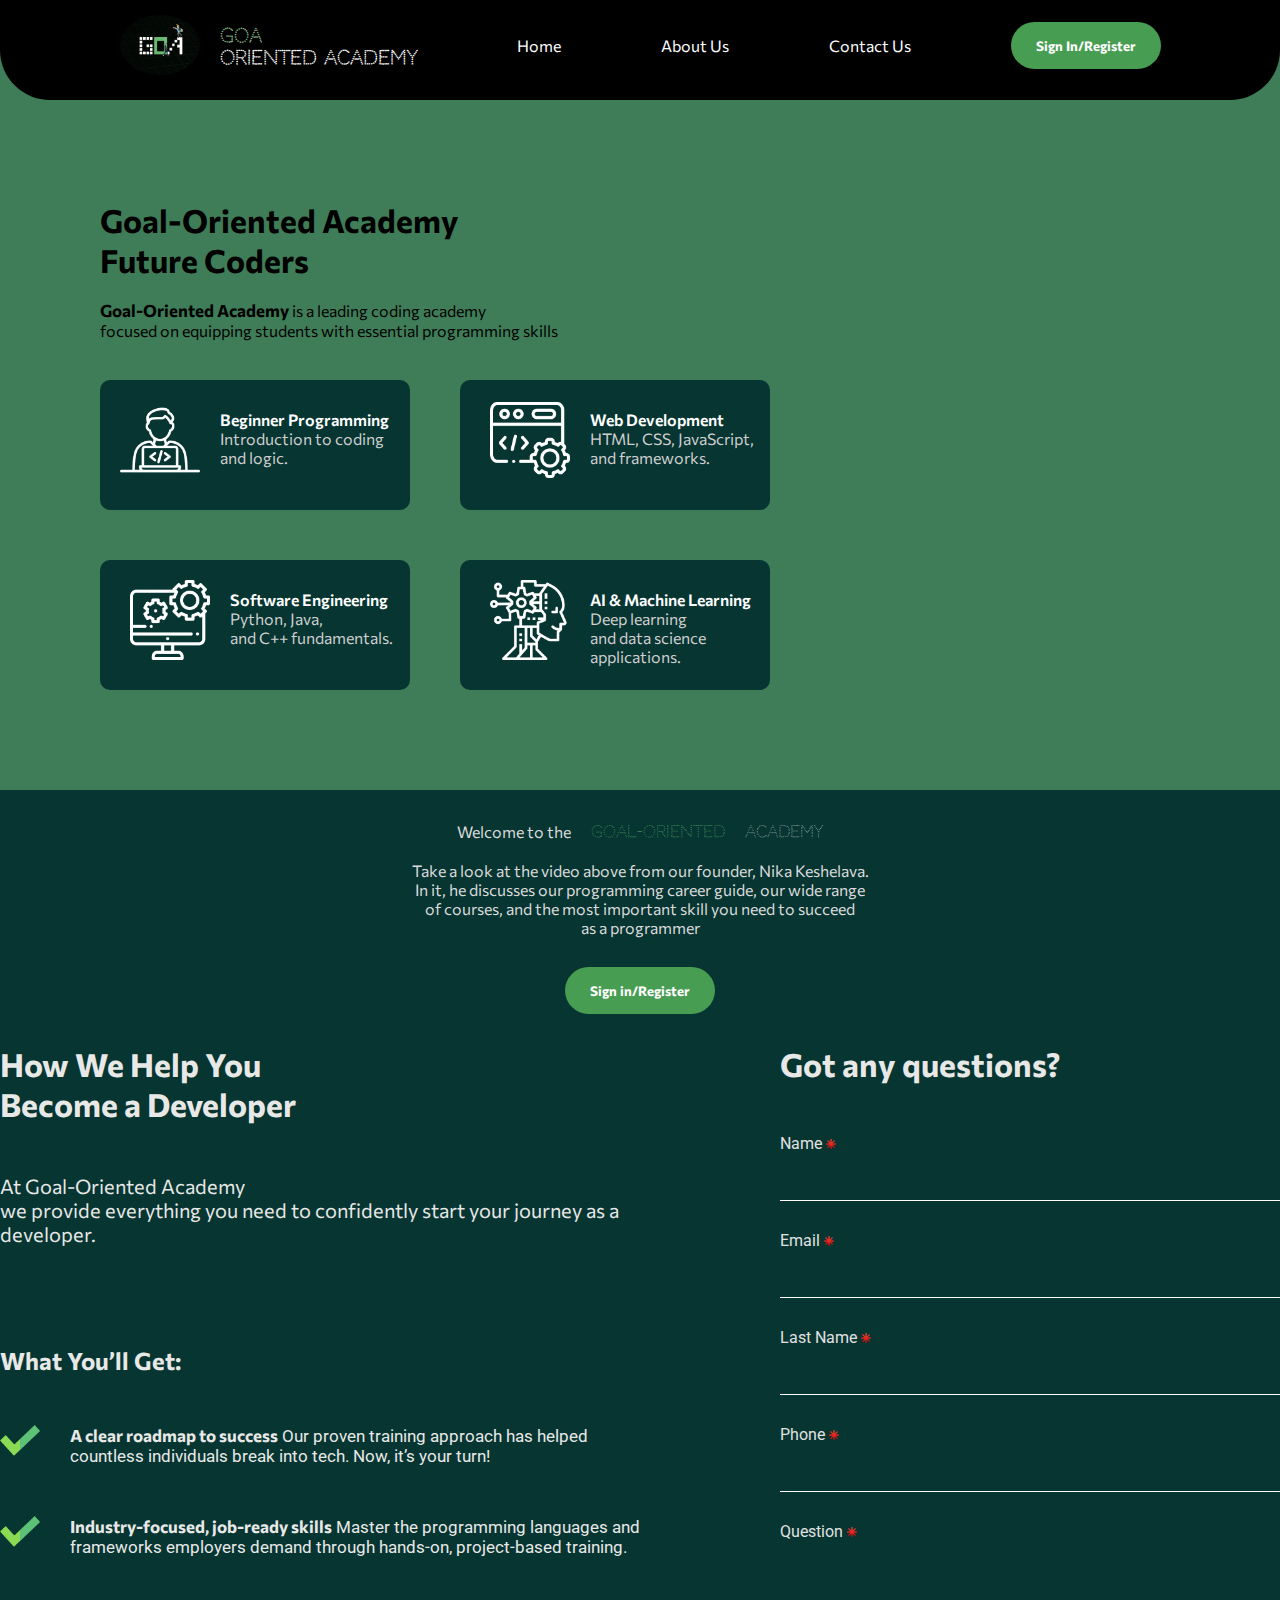
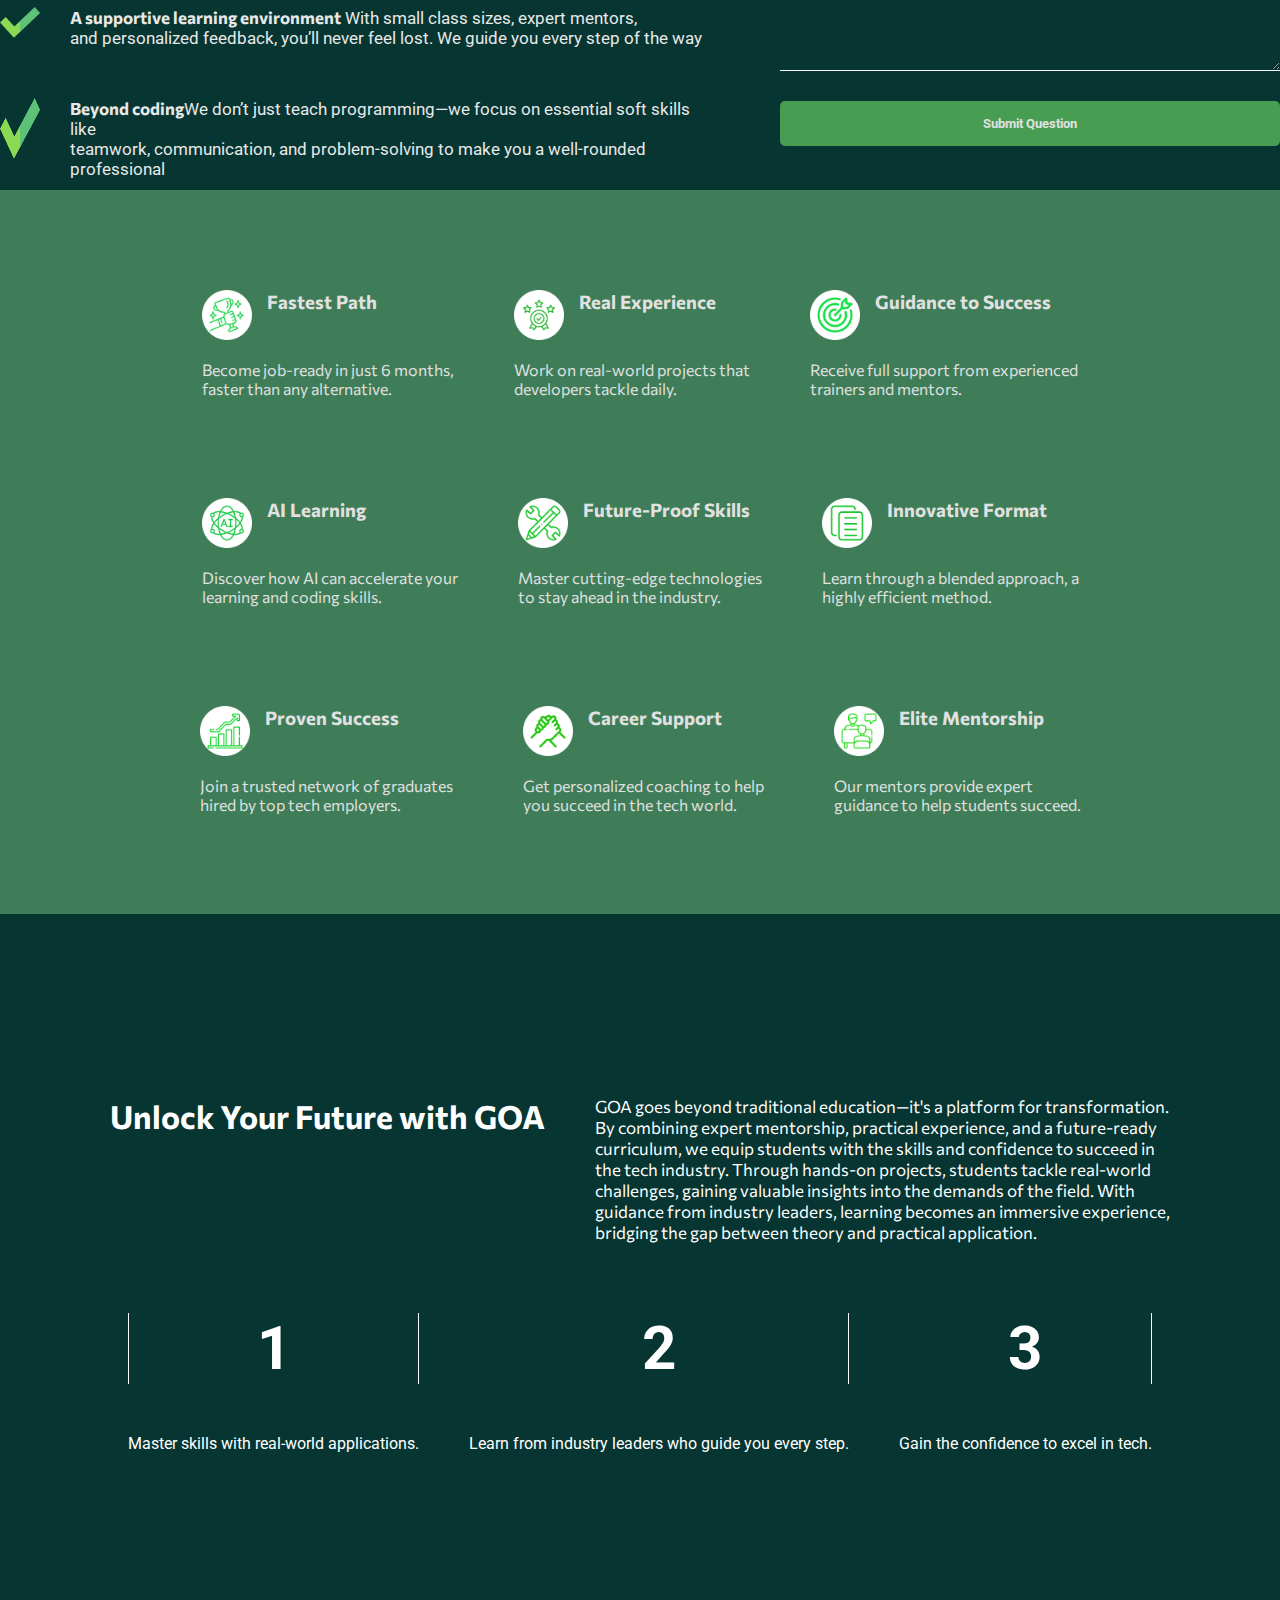
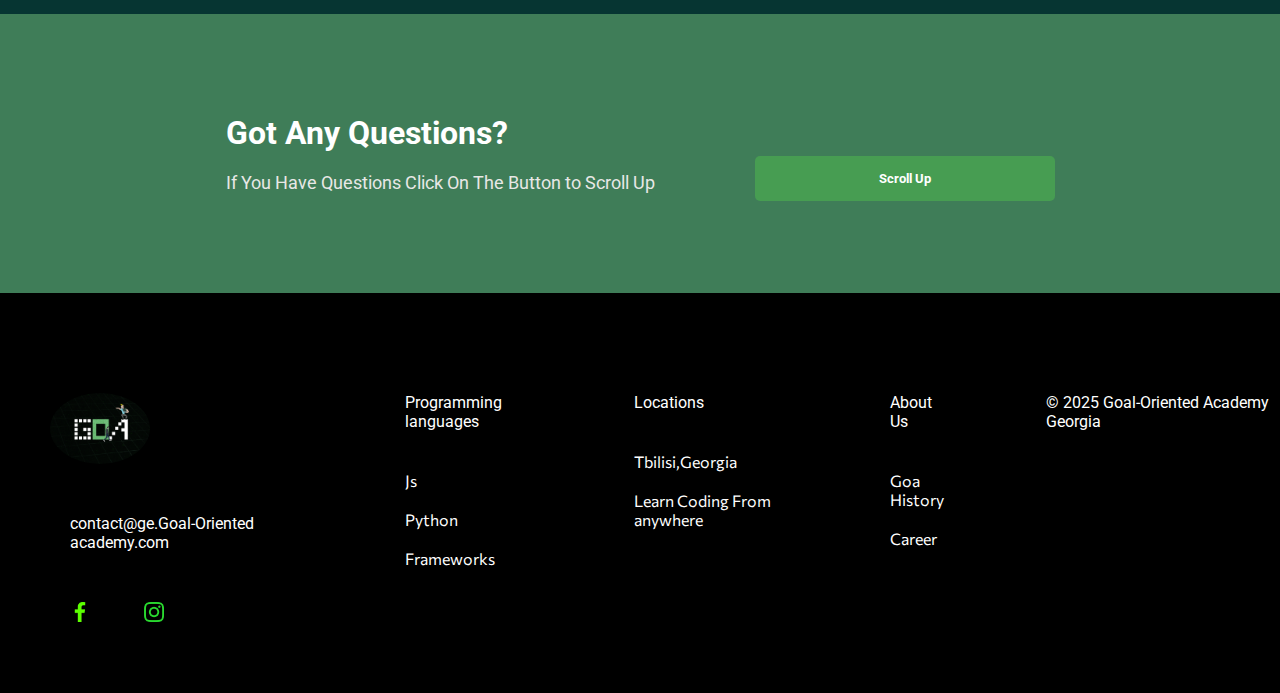
<file: index.html>
<!DOCTYPE html>
<html lang="en">
<head>
    <meta charset="UTF-8">
    <meta name="viewport" content="width=device-width, initial-scale=1.0">
    <title>Goal-Oriented Academy</title>
    <link rel="icon" href="Images/Goa.jpg">
    <link rel="stylesheet" href="style.css">
</head>
<body>
    <header>
        <div class="navigation-div">
            <div class="logo">
                <img src="Images/Goa.jpg" class="img1">
                <h3 class="h3-1"><span>Goa</span><br>Oriented Academy</h3>
            </div>
            <nav>
                <a class="mainA" href="#">Home</a>
                <a class="mainA" href="index1.html">About Us</a>
                <a class="mainA" href="index2.html">Contact Us</a>
            </nav>
            <div class="button-div">
                <button class="btn1">Sign In/Register</button>
            </div>
        </div>
    </header>
    <main>
        <div class="main-info">
            <div class="info-div">
                <h1 class="h1-1">Goal-Oriented Academy <br>Future Coders</h1>
                <p class="paragraph1"><span>Goal-Oriented Academy </span>is a leading coding academy<br> focused on equipping students with essential programming skills</p>
                <div class="four-div">
                    <div class="firstHalf-div">
                        <div class="coloredInfo">
                            <div class="programmerImg">
                                <img src="Images/programmer.png" class="img2">
                            </div>
                            <div class="beginner-div-text">
                                <p class="paragraph2"><span>Beginner Programming</span><br>Introduction to coding<br> and logic.</p>
                            </div>
                        </div>
                        <div class="secondColoredInfo">
                            <div class="web-development">
                                <img src="Images/coding (1).png" class="img2">
                                <div class="coding-div-text">
                                    <p class="paragraph2"><span>Web Development</span><br>HTML, CSS, JavaScript,<br> and frameworks.</p>
                                </div>
                            </div>
                        </div>
                    </div>
                    <div class="secondHalf-div">
                        <div class="software">
                            <div class="softwareEngenneering">
                                <img src="Images/computer.png" class="img2">
                                <div class="softwareEngenneering-text">
                                    <p class="paragraph2"><span>Software Engineering</span><br>Python, Java,<br> and C++ fundamentals.</p>
                                </div>
                            </div>
                        </div>
                        <div class="ai">
                            <div class="ai-img">
                                <img src="Images/ai.png" class="img2">
                                <div class="ai-text">
                                    <p class="paragraph2"><span>AI & Machine Learning</span><br>Deep learning<br> and data science applications.</p>
                                </div>
                            </div>
                        </div>
                    </div>
                </div>
            </div>
            <div class="video">
                <iframe width="700" height="400" src="https://www.youtube.com/embed/6pu26uxjyFw" frameborder="0" allowfullscreen></iframe>
            </div>
        </div>
        <div class="info">
            <div class="miniInfo">
                <p class="paragraph3">Welcome to the <span class="span1">Goal-Oriented</span> <span class="span2">Academy</span></p>
                <p class="paragraph4">Take a look at the video above from our founder, Nika Keshelava.<br>
                In it, he discusses our programming career guide, our wide range<br> of courses,
                and the most important skill you need to succeed<br> as a programmer</p>
                <div class="btn-div">
                    <button class="btn1">Sign in/Register</button>
                </div>
            </div>
            <div class="miniInfo2">
                <div class="miniInfo2-1">
                    <h1 class="h1-2">How We Help You<br> Become a Developer</h1>
                    <p class="paragraph5">At Goal-Oriented Academy <br> we provide everything you need to confidently start your journey as a developer.</p>
                    <h2 class="h2-1">What You’ll Get:</h2>
                    <div class="checkMain">
                        <div class="check1">
                            <img src="Images/check (1).png" class="check">
                            <p class="paragraph6"><span>A clear roadmap to success</span> Our proven training approach has helped<br> countless individuals break into tech. Now, it’s your turn!</p>
                        </div>
                        <div class="check1">
                            <img src="Images/check (1).png" class="check">
                            <p class="paragraph6"><span>Industry-focused, job-ready skills</span> Master the programming languages and<br> frameworks employers demand through hands-on, project-based training.</p>
                        </div>
                        <div class="check1">
                            <img src="Images/check (1).png" class="check">
                            <p class="paragraph6"><span>A supportive learning environment</span> With small class sizes, expert mentors,<br> and personalized feedback, you’ll never feel lost. We guide you every step of the way</p>
                        </div>
                        <div class="check1">
                            <img src="Images/check (1).png" class="check">
                            <p class="paragraph6"><span>Beyond coding</span>We don’t just teach programming—we focus on essential soft skills like<br> teamwork, communication, and problem-solving to make you a well-rounded professional</p>
                        </div>
                    </div>
                </div>
                <div class="miniInfo2-2">
                    <h1 class="h1-2">Got any questions?</h1>
                    <form>
                        <div class="label">
                            <label for="i1">Name</label>
                            <img src="Images/asterisk.png" class="asterisk">
                        </div>
                        <input id="i1" type="name" name="firstName" required>
                        <div class="label">
                            <label for="i2">Email</label>
                            <img src="Images/asterisk.png" class="asterisk">
                        </div>
                        <input id="i2" type="email" name="email" required>
                        <div class="label">
                            <label for="i3">Last Name</label>
                            <img src="Images/asterisk.png" class="asterisk">
                        </div>
                        <input id="i3" type="text" name="name" required>
                        <div class="label">
                            <label for="i4">Phone</label>
                            <img src="Images/asterisk.png" class="asterisk">
                        </div>
                        <input id="i4" type="number" name="number" required>
                        <div class="label">
                            <label for="i5">Question</label>
                            <img src="Images/asterisk.png" class="asterisk">
                        </div>
                        <textarea id="i5" name="question"></textarea>
                        <button class="btn2">Submit Question</button>
                    </form>
                </div>
            </div>
        </div>
        <div class="aboutGoa">
            <div class="firstRow">
                <div class="path">
                    <div class="image">
                        <img src="Images/success (4).png" class="img4">
                        <h3 class="h3-2">Fastest Path</h3>
                    </div>
                    <p class="paragraph7">Become job-ready in just 6 months,<br> faster than any alternative.</p>
                </div>
                <div class="experience">
                    <div class="image">
                        <img src="Images/quality.png" class="img4">
                        <h3 class="h3-2">Real Experience</h3>
                    </div>
                    <p class="paragraph7">Work on real-world projects that<br> developers tackle daily.</p>
                </div>
                <div class="success">
                    <div class="image">
                        <img src="Images/target (3).png" class="img4">
                        <h3 class="h3-2">Guidance to Success</h3>
                    </div>
                    <p class="paragraph7">Receive full support from experienced<br> trainers and mentors.</p>
                </div>
            </div>
            <div class="secondRow">
                <div class="aiDiv">
                    <div class="image">
                        <img src="Images/artificial-intelligence.png" class="img4">
                        <h3 class="h3-2">AI Learning</h3>
                    </div>
                    <p class="paragraph7">Discover how AI can accelerate  your <br> learning and coding skills.</p>
                </div>
                <div class="skills">
                    <div class="image">
                        <img src="Images/pencil.png" class="img4">
                        <h3 class="h3-2">Future-Proof Skills</h3>
                    </div>
                    <p class="paragraph7">Master cutting-edge technologies<br> to stay ahead in the industry.</p>
                </div>
                <div class="format">
                    <div class="image">
                        <img src="Images/copy.png" class="img4">
                        <h3 class="h3-2">Innovative Format</h3>
                    </div>
                    <p class="paragraph7">Learn through a blended approach, a <br>highly efficient method.</p>
                </div>
            </div>
            <div class="thirdRow">
                <div class="targetDiv">
                    <div class="image">
                        <img src="Images/growth.png" class="img4">
                        <h3 class="h3-2"> Proven Success</h3>
                    </div>
                    <p class="paragraph7">Join a trusted network of graduates<br> hired by top tech employers.</p>
                </div>
                <div class="supportDiv">
                    <div class="image">
                        <img src="Images/collaboration.png" class="img4">
                        <h3 class="h3-2">Career Support</h3>
                    </div>
                    <p class="paragraph7">Get personalized coaching to help <br> you succeed in the tech world.</p>
                </div>
                <div class="mentorShipDiv">
                    <div class="image">
                        <img src="Images/discussion.png" class="img4">
                        <h3 class="h3-2">Elite Mentorship</h3>
                    </div>
                    <p class="paragraph7">Our mentors provide expert<br> guidance to help students succeed.</p>
                </div>
            </div>
        </div>
        <div class="infoInImage">
            <!-- <img src="Images/colors.png" class="imageInfo"> -->
            <div class="infoImage">
                <h1 class="h1-3">Unlock Your Future with GOA</h1>
                <p class="paragraph8">GOA goes beyond traditional education—it's a platform for transformation.<br> By combining expert mentorship, practical experience, and a future-ready<br> curriculum, we equip students with the skills and confidence to succeed in<br> the tech industry.
                Through hands-on projects, students tackle real-world<br> challenges, gaining valuable insights into the demands of the field. With<br> guidance from industry leaders, learning becomes an immersive experience,<br> bridging the gap between theory and practical application.</p>
            </div>
            <div class="three">
                <div class="firstInfo">
                    <h1 class="h1-4">1</h1>
                    <p class="paragraph9">Master skills with real-world applications.</p>
                </div>
                <div class="secondInfo">
                    <h1 class="h1-5">2</h1>
                    <p class="paragraph9">Learn from industry leaders who guide you every step.</p>
                </div>
                <div class="thirdInfo">
                    <h1 class="h1-5">3</h1>
                    <p class="paragraph9">Gain the confidence to excel in tech.</p>
                </div>
            </div>
            <!-- <div class="goal">
                <img src="Images/goal.png" class="goalImg">
            </div> -->
        </div>
        <div class="questions">
            <div class="questionInfo">
                <h1 class="h1-6">Got Any Questions?</h1>
                <p class="paragraph10">If You Have Questions Click On The Button to Scroll Up</p>
            </div>
            <div class="btnDiv2">
                <button class="btn3">Scroll Up</button>
            </div>
        </div>
        <div class="footerDiv">
            <div class="logo-Div">
                <img src="Images/Goa.jpg" class="img5">
                <div class="email-div">
                    <p class="paragraph11">contact@ge.Goal-Oriented academy.com</p>
                </div>
                <div class="icons">
                    <a class="a2" href="https://www.facebook.com/nika11keshelava" target="_blank">
                        <img src="Images/facebook-app-symbol (2).png" class="facebook">
                    </a>
                    <a class="a2" href="https://www.instagram.com/goal_oriented_academy__goa" target="_blank">
                        <img src="Images/instagram (3).png" class="instagram">
                    </a>
                </div>
            </div>
            <div class="programs">
                <p class="paragraph12">Programming languages</p>
                <a class="a1" href="#">Js</a>
                <a class="a1" href="#">Python</a>
                <a class="a1" href="#">Frameworks</a>
            </div>
            <div class="location">
                <p class="paragraph12">Locations</p>
                <a class="a1" href="#">Tbilisi,Georgia</a>
                <a class="a1" href="#">Learn Coding From anywhere</a>
            </div>
            <div class="aboutUs">
                <p class="paragraph12">About Us</p>
                <a class="a1" href="#">Goa History</a>
                <a class="a1" href="#">Career</a>
            </div>
            <p class="copyright">&copy 2025 Goal-Oriented Academy Georgia</p>
        </div>
    </main>
    <script src="script.js"></script>
</body>
</html>
</file>
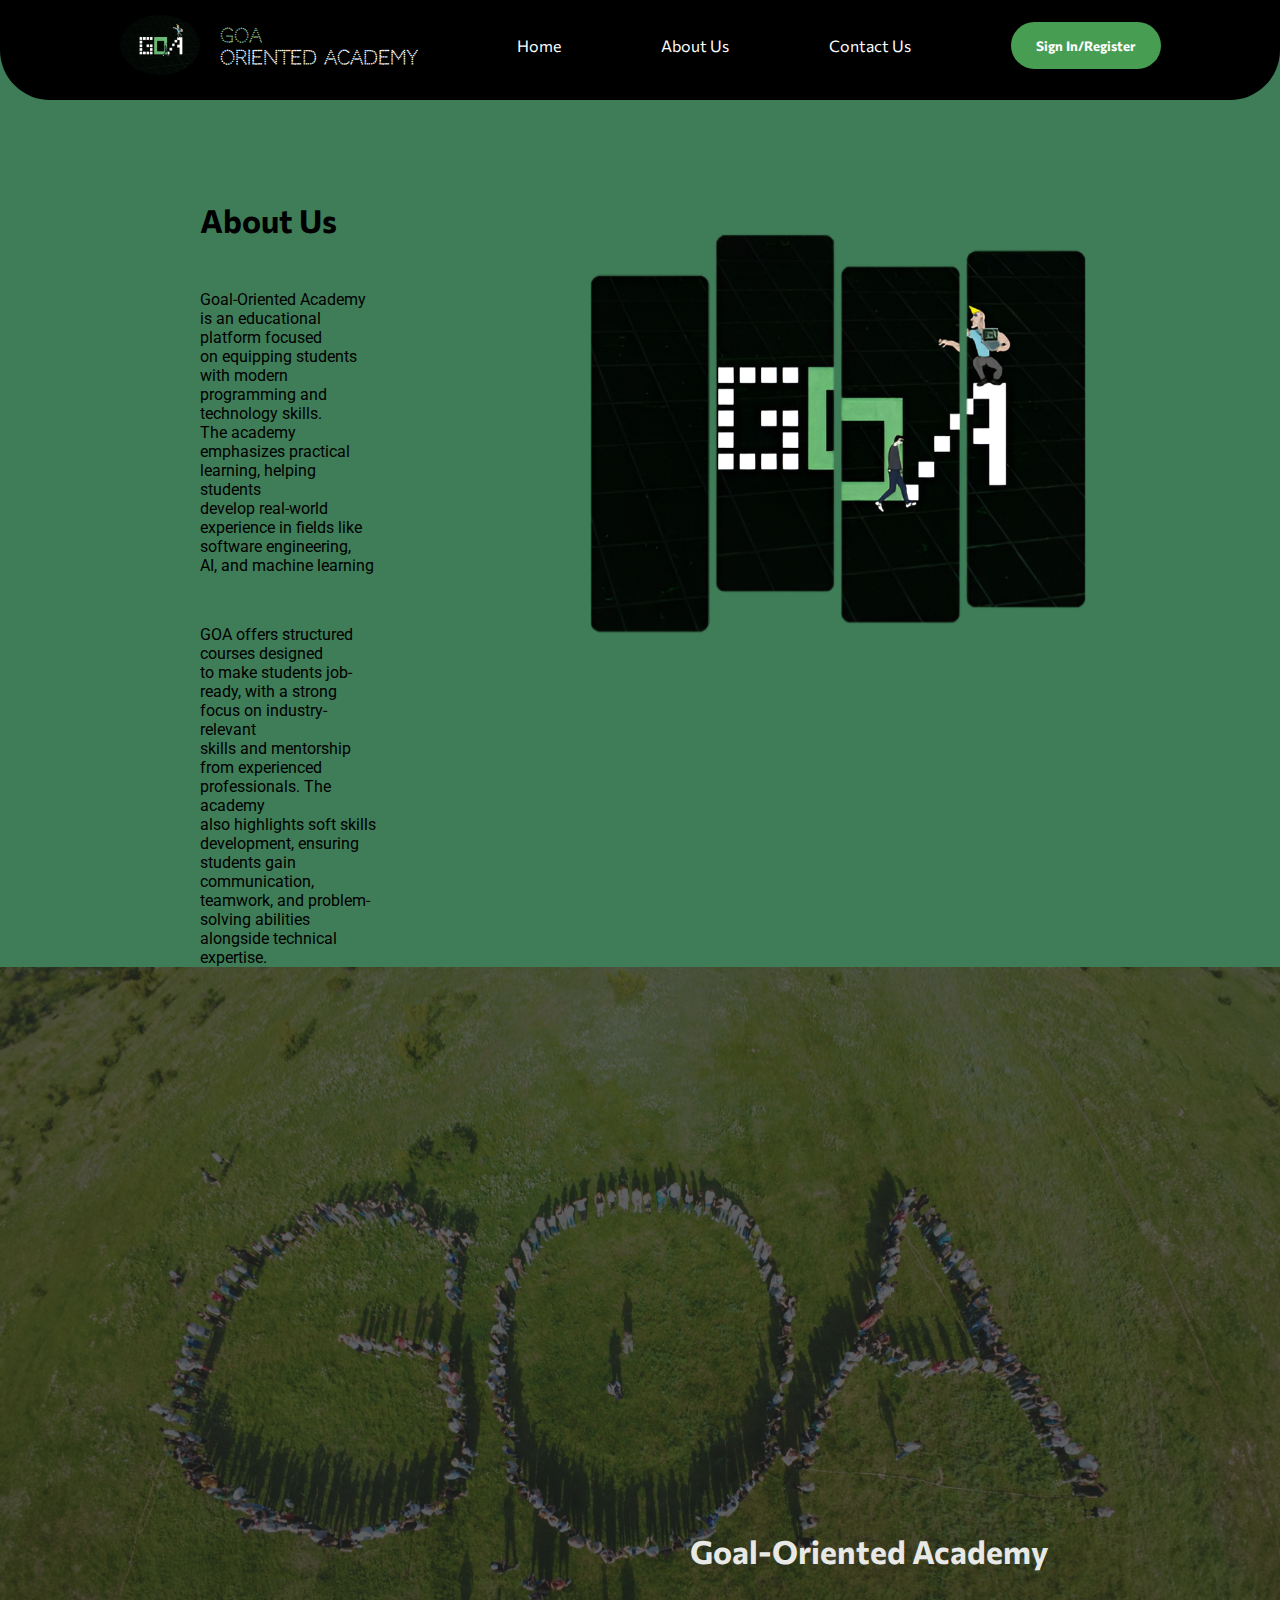
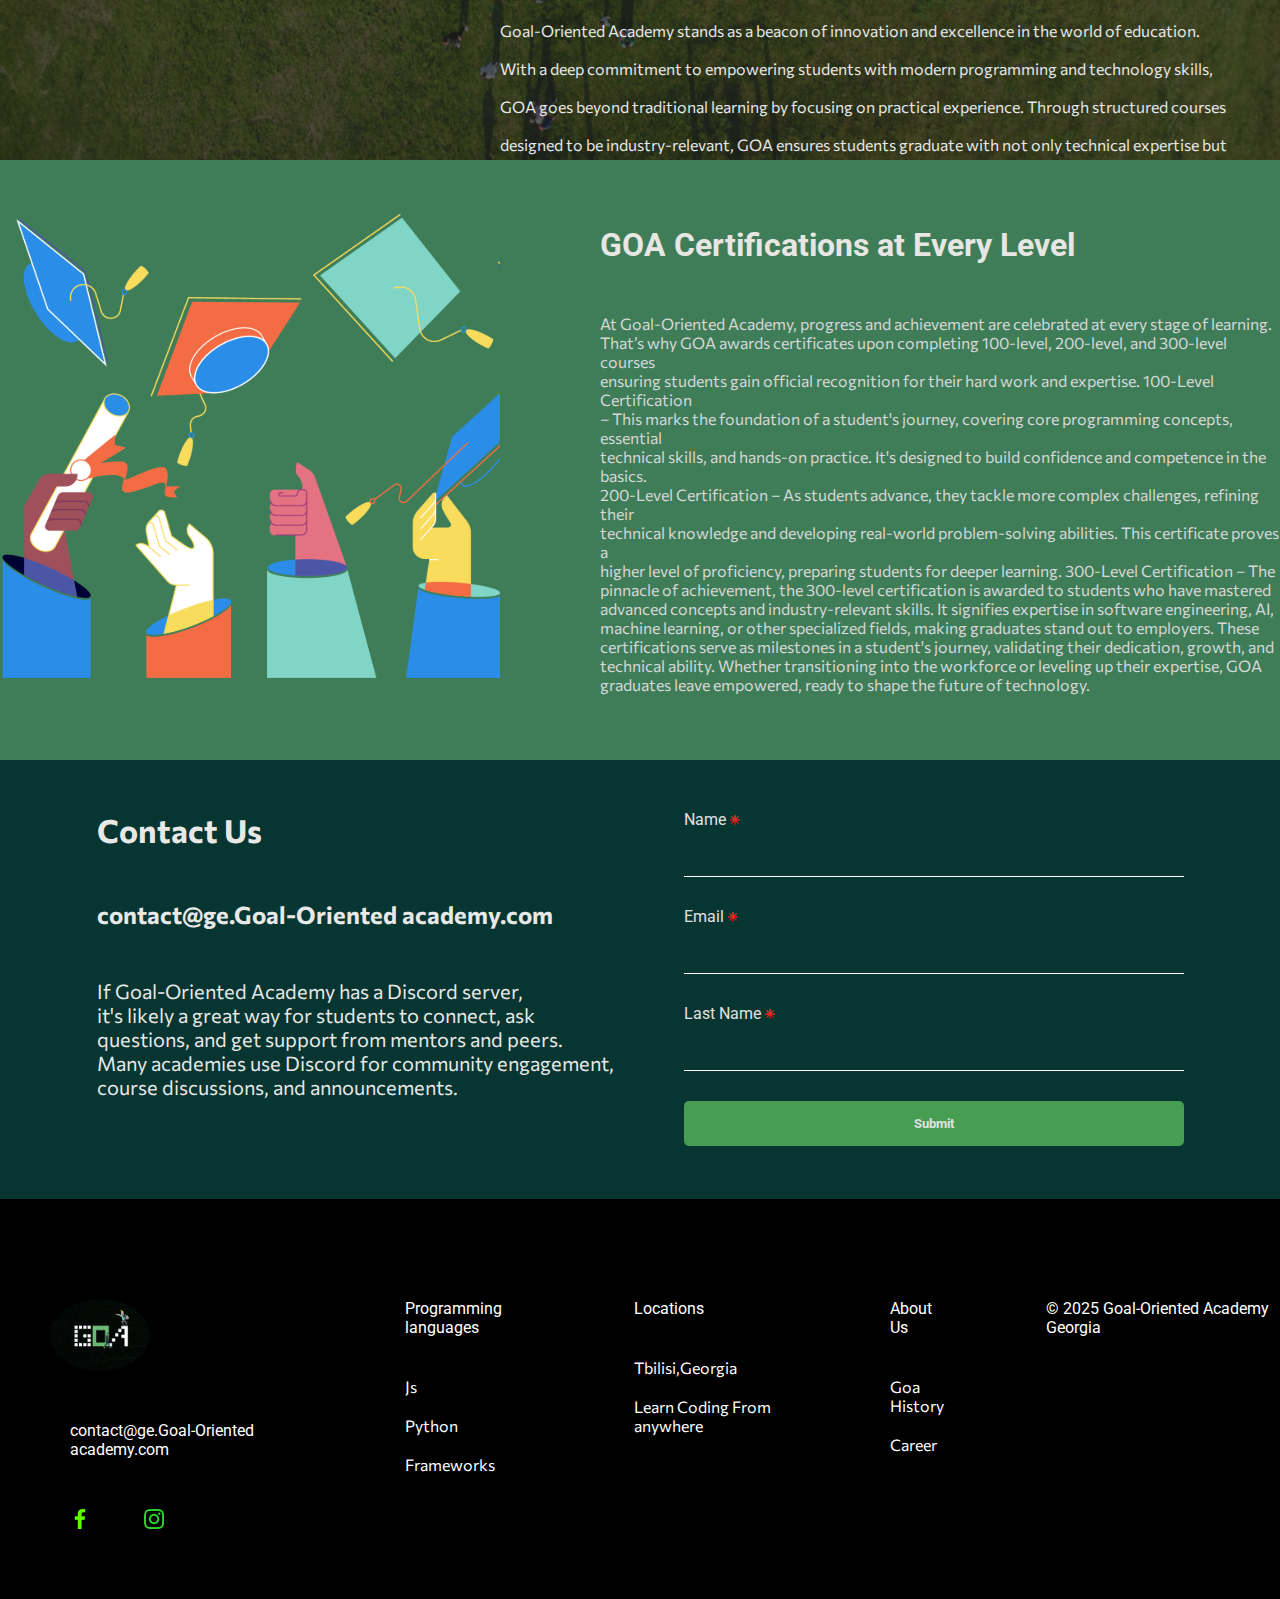
<file: index1.html>
<!DOCTYPE html>
<html lang="en">
<head>
    <meta charset="UTF-8">
    <meta name="viewport" content="width=device-width, initial-scale=1.0">
    <title>Goal-Oriented Academy</title>
    <link rel="icon" href="Images/Goa.jpg">
    <link rel="stylesheet" href="style1.css">
</head>
<body>
    <header>
        <div class="navigation-div">
            <div class="logo">
                <img src="Images/Goa.jpg" class="img1">
                <h3 class="h3-1"><span>Goa</span><br>Oriented Academy</h3>
            </div>
            <nav>
                <a class="mainA" href="index.html">Home</a>
                <a class="mainA" href="#">About Us</a>
                <a class="mainA" href="index2.html">Contact Us</a>
            </nav>
            <div class="button-div">
                <button class="btn1">Sign In/Register</button>
            </div>
        </div>
    </header>
    <main>
        <div class="aboutUsDiv">
            <div class="info">
                <h1 class="h1-1">About <span>Us</span></h1>
                <p class="paragraph1">Goal-Oriented Academy is an educational platform focused<br> on equipping students with modern programming and technology skills.<br> The academy emphasizes practical learning, helping students<br> develop real-world experience in fields like software engineering,<br> AI, and machine learning</p>
                <p class="paragraph2">GOA offers structured courses designed<br> to make students job-ready, with a strong focus on industry-relevant<br> skills and mentorship from experienced professionals. The academy<br> also highlights soft skills development, ensuring students gain<br> communication, teamwork, and problem-solving abilities alongside technical<br> expertise.</p>
            </div>
            <div class="image">
                <img src="Images/Untitled_design__8_-removebg-preview-Picsart-AiImageEnhancer.png" class="goal">
            </div>
        </div>
        <div class="mainImage">
            <img src="Images/Goal.jpg" class="Goal-OrientedAcademy">
            <div class="pDiv">
                <div class="video">
                    <iframe width="700" height="400" src="https://www.youtube.com/embed/k1R7cdbe0eg" frameborder="0" allowfullscreen></iframe>
                </div>
                <h1 class="h1-2">Goal-Oriented Academy</h1>
                <p class="paragraph3">Goal-Oriented Academy stands as a beacon of innovation and excellence in the world of education.<br><br> With a deep commitment to empowering students with modern programming and technology skills,<br><br> GOA goes beyond traditional learning by focusing on practical experience.
                Through structured courses<br><br> designed to be industry-relevant, GOA ensures students graduate with not only technical expertise but<br><br> also the soft skills necessary to thrive in professional environments. Whether it's software engineering,<br><br> artificial intelligence, or machine learning, students receive mentorship from experienced professionals,<br><br> fostering both innovation and confidence.
                GOA isn't just an academy—it's a launchpad for success,<br><br> shaping the next generation of tech leaders with real-world experience and knowledge. With a strong<br><br> emphasis on teamwork, communication, and problem-solving, GOA transforms students into job-ready<br><br> professionals, fully equipped to excel in the ever-evolving landscape of technology.</p>
            </div>
        </div>
        <div class="icon">
            <img src="Images/Certificates3.svg" class="certificate">
            <div class="mainminiInfo">
                <h1 class="h1-3">GOA Certifications at Every Level</h1>
                <p class="paragraph4">At Goal-Oriented Academy, progress and achievement are celebrated at every stage of learning.<br> That’s why GOA awards certificates upon completing 100-level, 200-level, and 300-level courses<br>ensuring students gain official recognition for their hard work and expertise.
                100-Level Certification<br> – This marks the foundation of a student's journey, covering core programming concepts, essential<br> technical skills, and hands-on practice. It's designed to build confidence and competence in the basics.<br>
                200-Level Certification – As students advance, they tackle more complex challenges, refining their<br> technical knowledge and developing real-world problem-solving abilities. This certificate proves a<br> higher level of proficiency, preparing students for deeper learning.
                300-Level Certification – The<br> pinnacle of achievement, the 300-level certification is awarded to students who have mastered<br> advanced concepts and industry-relevant skills. It signifies expertise in software engineering, AI,<br> machine learning, or other specialized fields, making graduates stand out to employers.
                These<br> certifications serve as milestones in a student's journey, validating their dedication, growth, and<br> technical ability. Whether transitioning into the workforce or leveling up their expertise, GOA<br> graduates leave empowered, ready to shape the future of technology.</p>
            </div>
        </div>
        <div class="miniInfo2">
            <div class="miniInfo2-1">
                <h1 class="h1-2">Contact Us</h1>
                <h2 class="h2-1">contact@ge.Goal-Oriented academy.com</h2>
                <div class="contactUs">
                    <p class="paragraph5">If Goal-Oriented Academy has a Discord server,<br> it's likely a great way for students to connect, ask<br> questions, and get support from mentors and peers.<br> Many academies use Discord for community engagement,<br> course discussions, and announcements.</p>
                </div>
            </div>
            <div class="miniInfo2-2">
                <form>
                    <div class="label">
                        <label for="i1">Name</label>
                        <img src="Images/asterisk.png" class="asterisk">
                    </div>
                    <input id="i1" type="name" name="firstName" required>
                    <div class="label">
                        <label for="i2">Email</label>
                        <img src="Images/asterisk.png" class="asterisk">
                    </div>
                    <input id="i2" type="email" name="email" required>
                    <div class="label">
                        <label for="i3">Last Name</label>
                        <img src="Images/asterisk.png" class="asterisk">
                    </div>
                    <input id="i3" type="text" name="name" required>
                    <button class="btn2">Submit</button>
                </form>
            </div>
        </div>
        <div class="footerDiv">
            <div class="logo-Div">
                <img src="Images/Goa.jpg" class="img5">
                <div class="email-div">
                    <p class="paragraph11">contact@ge.Goal-Oriented academy.com</p>
                </div>
                <div class="icons">
                    <a class="a2" href="https://www.facebook.com/nika11keshelava" target="_blank">
                        <img src="Images/facebook-app-symbol (2).png" class="facebook">
                    </a>
                    <a class="a2" href="https://www.instagram.com/goal_oriented_academy__goa" target="_blank">
                        <img src="Images/instagram (3).png" class="instagram">
                    </a>
                </div>
            </div>
            <div class="programs">
                <p class="paragraph12">Programming languages</p>
                <a class="a1" href="#">Js</a>
                <a class="a1" href="#">Python</a>
                <a class="a1" href="#">Frameworks</a>
            </div>
            <div class="location">
                <p class="paragraph12">Locations</p>
                <a class="a1" href="#">Tbilisi,Georgia</a>
                <a class="a1" href="#">Learn Coding From anywhere</a>
            </div>
            <div class="aboutUs">
                <p class="paragraph12">About Us</p>
                <a class="a1" href="#">Goa History</a>
                <a class="a1" href="#">Career</a>
            </div>
            <p class="copyright">&copy 2025 Goal-Oriented Academy Georgia</p>
        </div>
    </main>
    <script src="script1.js"></script>
</body>
</html>
</file>
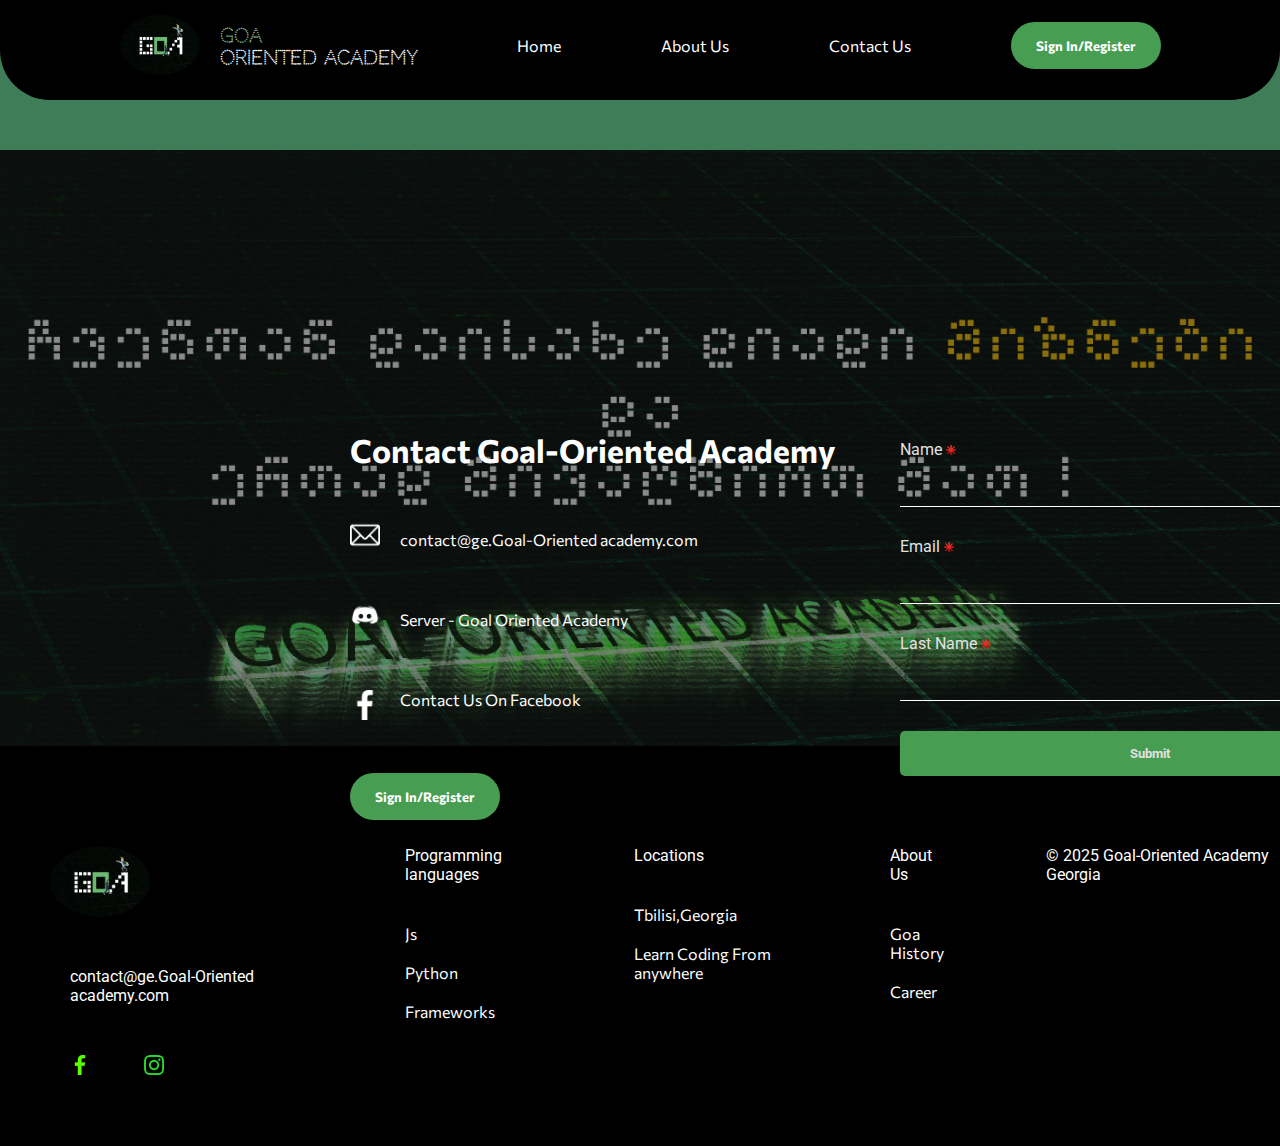
<file: index2.html>
<!DOCTYPE html>
<html lang="en">
<head>
    <meta charset="UTF-8">
    <meta name="viewport" content="width=device-width, initial-scale=1.0">
    <title>Goal-Oriented Academy</title>
    <link rel="icon" href="Images/Goa.jpg">
    <link rel="stylesheet" href="style2.css">
</head>
<body>
    <header>
        <div class="navigation-div">
            <div class="logo">
                <img src="Images/Goa.jpg" class="img1">
                <h3 class="h3-1"><span>Goa</span><br>Oriented Academy</h3>
            </div>
            <nav>
                <a class="mainA" href="index.html">Home</a>
                <a class="mainA" href="index1.html">About Us</a>
                <a class="mainA" href="#">Contact Us</a>
            </nav>
            <div class="button-div">
                <button class="btn1">Sign In/Register</button>
            </div>
        </div>
    </header>
    <main>
        <div class="row">
            <div class="mainImage">
                <img src="Images/486746374_650120267771272_6924946512758136755_n.jpg" class="goalOrientedAcademy">
            </div>
            <div class="info">
                <h1 class="h1-1">Contact Goal-Oriented Academy</h1>
                <div class="iconsInfo">
                    <div class="emailInfo">
                        <img src="Images/email.png" class="email">
                        <a class="a3">contact@ge.Goal-Oriented academy.com</a>
                    </div>
                    <div class="discordInfo">
                        <img src="Images/discord.png" class="discord">
                        <a class="a3">Server - Goal Oriented Academy</a>
                    </div>
                    <div class="facebookInfo">
                        <a class="a3" href="https://www.facebook.com/nika11keshelava" target="_blank">
                            <img src="Images/facebook-app-symbol (3).png" class="facebook">
                            <a class="a3">Contact Us On Facebook</a>
                        </a>
                    </div>
                </div>
                <button class="btn1">Sign In/Register</button>
            </div>
            <div class="miniInfo2-2">
                <form>
                    <div class="label">
                        <label for="i1">Name</label>
                        <img src="Images/asterisk.png" class="asterisk">
                    </div>
                    <input id="i1" type="name" name="firstName" required>
                    <div class="label">
                        <label for="i2">Email</label>
                        <img src="Images/asterisk.png" class="asterisk">
                    </div>
                    <input id="i2" type="email" name="email" required>
                    <div class="label">
                        <label for="i3">Last Name</label>
                        <img src="Images/asterisk.png" class="asterisk">
                    </div>
                    <input id="i3" type="text" name="name" required>
                    <button class="btn2">Submit</button>
                </form>
            </div>
        </div>
        <div class="footerDiv">
            <div class="logo-Div">
                <img src="Images/Goa.jpg" class="img5">
                <div class="email-div">
                    <p class="paragraph11">contact@ge.Goal-Oriented academy.com</p>
                </div>
                <div class="icons">
                    <a class="a2" href="https://www.facebook.com/nika11keshelava" target="_blank">
                        <img src="Images/facebook-app-symbol (2).png" class="facebook1">
                    </a>
                    <a class="a2" href="https://www.instagram.com/goal_oriented_academy__goa" target="_blank">
                        <img src="Images/instagram (3).png" class="instagram1">
                    </a>
                </div>
            </div>
            <div class="programs">
                <p class="paragraph12">Programming languages</p>
                <a class="a1" href="#">Js</a>
                <a class="a1" href="#">Python</a>
                <a class="a1" href="#">Frameworks</a>
            </div>
            <div class="location">
                <p class="paragraph12">Locations</p>
                <a class="a1" href="#">Tbilisi,Georgia</a>
                <a class="a1" href="#">Learn Coding From anywhere</a>
            </div>
            <div class="aboutUs">
                <p class="paragraph12">About Us</p>
                <a class="a1" href="#">Goa History</a>
                <a class="a1" href="#">Career</a>
            </div>
            <p class="copyright">&copy 2025 Goal-Oriented Academy Georgia</p>
        </div>
    </main>
    <script src="script1.js"></script>
    <script src="script2.js"></script>
</body>
</html>
</file>
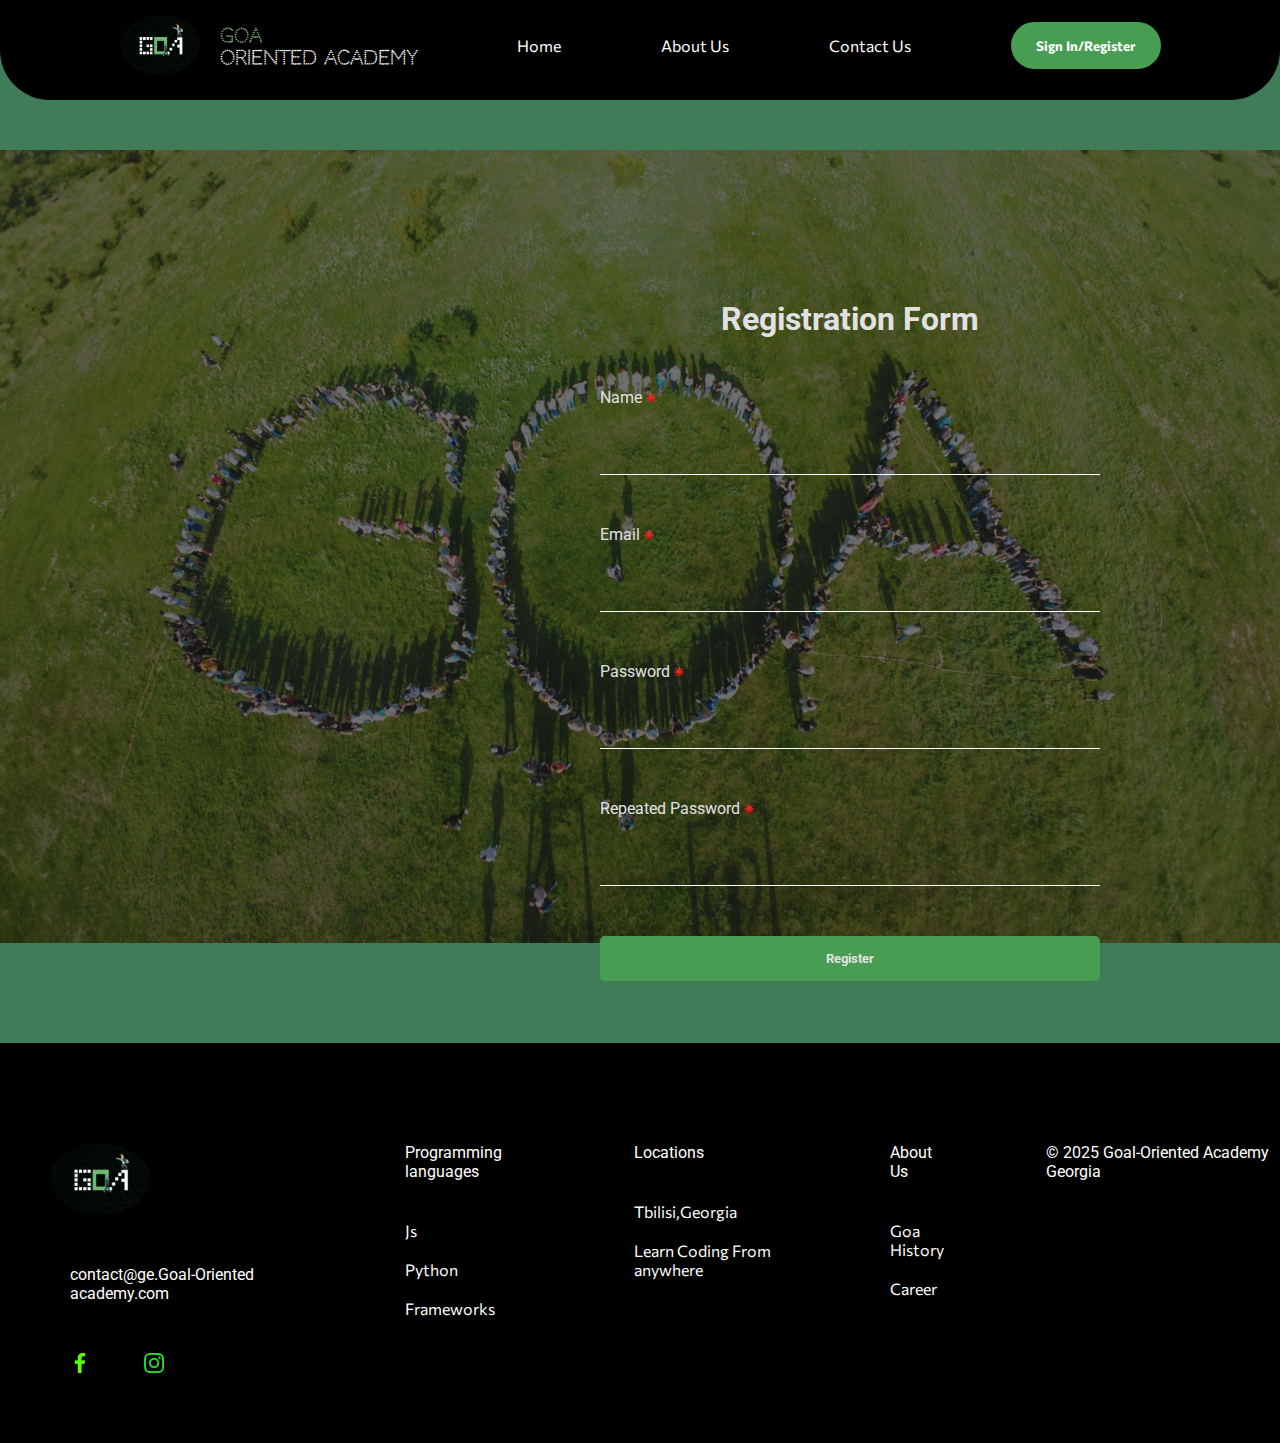
<file: index3.html>
<!DOCTYPE html>
<html lang="en">
<head>
    <meta charset="UTF-8">
    <meta name="viewport" content="width=device-width, initial-scale=1.0">
    <title>Goal-Oriented Academy</title>
    <link rel="icon" href="Images/Goa.jpg">
    <link rel="stylesheet" href="style3.css">
</head>
<body>
    <header>
        <div class="navigation-div">
            <div class="logo">
                <img src="Images/Goa.jpg" class="img1">
                <h3 class="h3-1"><span>Goa</span><br>Oriented Academy</h3>
            </div>
            <nav>
                <a class="mainA" href="index.html">Home</a>
                <a class="mainA" href="index1.html">About Us</a>
                <a class="mainA" href="index2.html">Contact Us</a>
            </nav>
            <div class="button-div">
                <button class="btn1">Sign In/Register</button>
            </div>
        </div>
    </header>
    <main>
        <div class="register">
            <div class="mainImage">
                <img src="Images/Goal.jpg" class="goalOrientedAcademy">
            </div>
            <div class="info">
                <form>
                    <h1 class="h1-1">Registration Form</h1>
                    <div class="label">
                        <label for="i1">Name</label>
                        <img src="Images/asterisk.png" class="asterisk">
                    </div>
                    <input id="i1" type="name" name="firstName" required>
                    <div class="label">
                        <label for="i2">Email</label>
                        <img src="Images/asterisk.png" class="asterisk">
                    </div>
                    <input id="i2" type="email" name="email" required>
                    <div class="label">
                        <label for="i3">Password</label>
                        <img src="Images/asterisk.png" class="asterisk">
                    </div>
                    <input id="i3" type="password" name="password" required>
                    <div class="label">
                        <label for="i4">Repeated Password</label>
                        <img src="Images/asterisk.png" class="asterisk">
                    </div>
                    <input id="i4" type="repeatedPassword" name="repeatedPassword" required>
                    <button class="btn2">Register</button>
                </form>
            </div>
            <div class="message">
                <div class="paragraphDiv">

                </div>
                <div class="image-div">

                </div>
            </div>
        </div>
        <div class="footerDiv">
            <div class="logo-Div">
                <img src="Images/Goa.jpg" class="img5">
                <div class="email-div">
                    <p class="paragraph1">contact@ge.Goal-Oriented academy.com</p>
                </div>
                <div class="icons">
                    <a class="a2" href="https://www.facebook.com/nika11keshelava" target="_blank">
                        <img src="Images/facebook-app-symbol (2).png" class="facebook1">
                    </a>
                    <a class="a2" href="https://www.instagram.com/goal_oriented_academy__goa" target="_blank">
                        <img src="Images/instagram (3).png" class="instagram1">
                    </a>
                </div>
            </div>
            <div class="programs">
                <p class="paragraph2">Programming languages</p>
                <a class="a1" href="#">Js</a>
                <a class="a1" href="#">Python</a>
                <a class="a1" href="#">Frameworks</a>
            </div>
            <div class="location">
                <p class="paragraph2">Locations</p>
                <a class="a1" href="#">Tbilisi,Georgia</a>
                <a class="a1" href="#">Learn Coding From anywhere</a>
            </div>
            <div class="aboutUs">
                <p class="paragraph2">About Us</p>
                <a class="a1" href="#">Goa History</a>
                <a class="a1" href="#">Career</a>
            </div>
            <p class="copyright">&copy 2025 Goal-Oriented Academy Georgia</p>
        </div>
    </main>
    <script src="script2.js"></script>
</body>
</html>
</file>
<file: style.css>
@import url('https://fonts.googleapis.com/css2?family=Commissioner:wght@100..900&display=swap');
@import url('https://fonts.googleapis.com/css2?family=Roboto:ital,wght@0,100..900;1,100..900&display=swap');
@import url('https://fonts.googleapis.com/css2?family=Codystar:wght@300;400&display=swap');
*{
    padding:0px;
    margin:0px;
    box-sizing: border-box;
}

html{
    scroll-behavior: smooth;
}

header{
    background-color: black;
    /* background-image: url(Images/squaredmathPaper.svg); */
    background-repeat: no-repeat;
    background-size: 100%;
    height:100px;
    width:100%;
    border-bottom-right-radius: 50px;
    border-bottom-left-radius: 50px;
}

.navigation-div{
    display: flex;
    flex-direction: row;
    justify-content: center;
    align-items: center;
    padding-top: 15px;
}

nav{
    display: flex;
    flex-direction: row;
}

.mainA{
    text-decoration: none;
    font-family: "Commissioner", sans-serif;
    color: white;
    padding-left: 100px;
}

.img1{
    width:80px;
    height:60px;
    border-radius: 50%;
}

.logo{
    display: flex;
    flex-direction: row;
    gap:20px;
}

.h3-1{
    color:white;
    font-family: "Codystar", sans-serif;
    padding-top: 10px;
}

.h3-1 span{
    color:rgb(138, 187, 138)
}

.button-div{
    padding-left: 100px;
}

.btn1{
    padding: 15px;
    width:150px;
    border-radius: 30px;
    border:none;
    font-family: "Commissioner", sans-serif;
    font-weight: 700;
    color:white;
    background-color: #479d52;
}

.btn1:hover{
    background-color: transparent;
    border:2px solid #479d52;
    transform:translateY(-5px);
    transition: 0.5s;
}


body{
    background-color: #3F7D58;
}

.info-div{
    padding-top: 100px;
    padding-left: 100px;
    margin-bottom: 100px;
}

.h1-1{
    font-family: "Commissioner", sans-serif;
    margin-bottom: 20px;
}

.paragraph1{
    font-family: "Commissioner", sans-serif;
    margin-bottom: 40px;
}

.paragraph1 span{
    font-weight: 700;
    font-size: 17px;
}

.four-div{
    display: flex;
    flex-direction: column;
    gap:50px;
}

.firstHalf-div{
    display: flex;
    flex-direction: row;
    gap:50px
}

.secondHalf-div{
    display: flex;
    flex-direction: row;
    gap:50px
}

.img2{
    width:80px;
    height:80px
}

.coloredInfo{
    display: flex;
    flex-direction: row;
    background-color:#063532;
    width:310px;
    height:130px;
    border-radius: 10px;
    padding-top: 20px;
    padding-left: 20px;
}

.coloredInfo:hover{
    transform: translateY(-10px);
    transition: 0.5s;
}

.paragraph2 span{
    color:white;
    font-weight: 600;
    font-family: "Commissioner", sans-serif;
}

.paragraph2{
    padding-top: 10px;
    padding-left: 20px;
    font-family: "Commissioner", sans-serif;
    color:rgb(207, 207, 207)
}

.secondColoredInfo{
    display: flex;
    flex-direction: row;
    background-color:#063532;
    width:310px;
    height:130px;
    border-radius: 10px;
    padding-top: 20px;
    padding-left: 30px;
}

.secondColoredInfo:hover{
    transform: translateY(-10px);
    transition: 0.5s;
}

.web-development{
    display: flex;
    flex-direction: row;
}

.softwareEngenneering{
    display: flex;
    flex-direction: row;
    background-color:#063532;
    width:310px;
    height:130px;
    border-radius: 10px;
    padding-top: 20px;
    padding-left: 30px;
}

.softwareEngenneering:hover{
    transform: translateY(-10px);
    transition: 0.5s;
}

.ai-img{
    display: flex;
    flex-direction: row;
    background-color:#063532;
    width:310px;
    height:130px;
    border-radius: 10px;
    padding-top: 20px;
    padding-left: 30px;
}

.ai-img:hover{
    transform: translateY(-10px);
    transition: 0.5s;
}

.img3{
    width:700px;
    border-top-left-radius: 100px;
    border-bottom-right-radius: 100px;
}

.main-info{
    display: flex;
    flex-direction: row;
    gap:100px
}

.image{
    padding-top: 100px;
}

.video{
    padding-top: 170px;
}

.info{
    background-color: #063532;
    width:100%;
    height:1000px;
    display: flex;
    flex-direction: column;
    justify-content: center;
    align-items: center;
}

.btn-div{
    display: flex;
    justify-content: center;
    align-items: center;
    padding-top: 30px;
}


.paragraph3{
    font-family: "Commissioner", sans-serif;
    margin-bottom: 20px;
    color:rgb(219, 219, 219);
    display: flex;
    flex-direction: row;
    justify-content: center;
    padding-top: 20px;
}

.paragraph3 .span1{
    font-family: "Codystar", sans-serif;
    color:rgb(136, 225, 136);
    padding-left: 20px;
    padding-right: 20px;
}

.paragraph3 .span2{
    font-family: "Codystar", sans-serif;
    color:rgb(255, 255, 255);
    font-weight: 500;
}

.paragraph4{
    font-family: "Commissioner", sans-serif;
    color:rgb(219, 219, 219);
    text-align: center;
}

.connectFromAnywhereImg{
    padding-left: 50px;
}

input{
    border:none;
    outline: none;
    background-color: transparent;
    border-bottom: 1px solid white;
    font-family: "Commissioner", sans-serif;
    color:white;
    width:500px;
}

.miniInfo2{
    display: flex;
    flex-direction: row;
    gap:70px
}

.check1{
    display: flex;
    flex-direction: row;
    gap:30px
}

.check{
    width:40px;
}

.h1-2{
    font-family: "Commissioner", sans-serif;
    color:#e8e8e6;
    margin-bottom: 50px;
}

.paragraph5{
    color:#e8e8e6;
    font-family: "Commissioner", sans-serif;
    font-size: 20px;
    margin-bottom: 100px;
}

.h2-1{
    color:#e8e8e6;
    font-family: "Commissioner", sans-serif;
    margin-bottom: 50px;
}

.paragraph6 span{
    color:#e8e8e6;
    font-family: "Commissioner", sans-serif;
    font-weight: 700;
    font-size: 17px;
}

.paragraph6{
    color:#e8e8e6;
    font-family: "Roboto", sans-serif;
    font-size: 17px;
    margin-bottom: 2;
}

.checkMain{
    display: flex;
    flex-direction: column;
    gap:50px
}

.asterisk{
    width:10px
}

form{
    display: flex;
    flex-direction: column;
    gap:30px;
}

label{
    color:#e1e1e1;
    font-family: "Roboto", sans-serif;
}

#i5 {
    width: 500px;
    height: 100px;
    resize: both;
    overflow: auto;
    word-wrap: break-word;
    border:none;
    outline: none;
    background-color: transparent;
    border-bottom: 1px solid white;
    font-family: "Commissioner", sans-serif;
    color:white
}

.btn2{
    padding: 15px;
    font-family: "Roboto", sans-serif;
    font-weight: 700;
    color:#e1e1e1;
    background-color: #479d52;
    border:none;
    border-radius: 5px;
}

.miniInfo{
    margin-bottom: 30px;
}

.img4{
    width:50px;
}

.aboutGoa{
    display: flex;
    flex-direction: column;
    justify-content: center;
    align-items: center;
    margin-bottom: 100px;
}

.firstRow{
    display: flex;
    flex-direction: row;
    gap:60px;
}

.secondRow{
    display: flex;
    flex-direction: row;
    gap:60px;
}


.thirdRow{
    display: flex;
    flex-direction: row;
    gap:70px;
}

.image{
    display: flex;
    flex-direction: row;
    gap:15px;
    margin-bottom: 20px;
}

.h3-2{
    font-family: "Commissioner", sans-serif;
    color:#e1e1e1;
}

.paragraph7{
    font-family: "Commissioner", sans-serif;
    color:#e1e1e1;
}

.infoInImage{
    background-color: #063532;
    height:700px;
    display: flex;
    flex-direction: column;
    justify-content: center;
    align-items: center;
    margin-bottom: 100px;
}

.infoImage{
    display: flex;
    flex-direction: row;
    padding-top: 70px;
    gap:50px;
    margin-bottom: 70px;
}

.h1-3{
    font-family: "Commissioner", sans-serif;
    color:white;
}

.paragraph8{
    font-family: "Commissioner", sans-serif;
    color:white;
    font-size: 17px;
}

.three{
    display: flex;
    flex-direction: row;
    gap:50px;
    margin-bottom: 50px;
}

.h1-5{
    font-size: 60px;
    color:white;
    font-family: "Roboto", sans-serif;
    border-right: 1px solid white;
    display: flex;
    justify-content: center;
    align-items: center;
    margin-bottom: 50px;
}

.h1-4{
    font-size: 60px;
    color:white;
    font-family: "Roboto", sans-serif;
    border-right: 1px solid white;
    border-left: 1px solid white;
    display: flex;
    justify-content: center;
    align-items: center;
    margin-bottom: 50px;
}

.paragraph9{
    color:white;
    font-family: "Roboto", sans-serif;
}

.goalImg{
    width:200px;
}

.questions{
    display: flex;
    flex-direction: row;
    justify-content: center;
    align-items: center;
    gap:100px;
    margin-bottom: 50px;
}

.h1-6{
    color:white;
    font-family: "Roboto", sans-serif;
    margin-bottom: 20px;
}

.paragraph10{
    color:#e8e8e6;
    font-family: "Roboto", sans-serif;
    font-size: 18px;
    margin-bottom: 50px;
}

.btn3{
    border:none;
    width:300px;
    padding:15px;
    color:white;
    font-weight: 700;
    border-radius: 5px;
    font-family: "Roboto", sans-serif;
    background-color: #479d52;
}


.footerDiv{
    background-color: black;
    height:400px;
    padding-top: 100px;
    padding-left: 50px;
    display: flex;
    flex-direction: row;
}

.img5{
    width:100px;
    border-radius: 50%;
}

.logo-Div{
    display: flex;
    flex-direction: column;
    gap:50px
}

.email-div{
    padding-left: 20px;
}

.paragraph11{
    color:white;
    font-family: "Roboto", sans-serif;
}

.instagram,.facebook{
    width:70px;
    padding-right: 50px;
}

.icons{
    padding-left: 20px;
}

.paragraph12{
    color:white;
    font-family: "Roboto", sans-serif;
    padding-left: 100px;
    margin-bottom: 20px;
}

.programs{
    display: flex;
    flex-direction: column;
    gap:20px
}

.location{
    display: flex;
    flex-direction: column;
    gap:20px
}

.aboutUs{
    display: flex;
    flex-direction: column;
    gap:20px
}

.copyright{
    color:white;
    font-family: "Roboto", sans-serif;
    padding-left: 100px;
    margin-bottom: 20px;
}

.a1{
    text-decoration: none;
    font-family: "Commissioner", sans-serif;
    color: white;
    padding-left: 100px;
}

.a2{
    text-decoration: none;
}
</file>
<file: style1.css>
@import url('https://fonts.googleapis.com/css2?family=Commissioner:wght@100..900&display=swap');
@import url('https://fonts.googleapis.com/css2?family=Roboto:ital,wght@0,100..900;1,100..900&display=swap');
@import url('https://fonts.googleapis.com/css2?family=Codystar:wght@300;400&display=swap');
*{
    padding:0px;
    margin:0px;
    box-sizing: border-box;
}

html{
    scroll-behavior: smooth;
}

header{
    background-color: black;
    /* background-image: url(Images/squaredmathPaper.svg); */
    background-repeat: no-repeat;
    background-size: 100%;
    height:100px;
    width:100%;
    border-bottom-right-radius: 50px;
    border-bottom-left-radius: 50px;
}

.navigation-div{
    display: flex;
    flex-direction: row;
    justify-content: center;
    align-items: center;
    padding-top: 15px;
}

nav{
    display: flex;
    flex-direction: row;
}

.mainA{
    text-decoration: none;
    font-family: "Commissioner", sans-serif;
    color: white;
    padding-left: 100px;
}

.img1{
    width:80px;
    height:60px;
    border-radius: 50%;
}

.logo{
    display: flex;
    flex-direction: row;
    gap:20px;
}

.h3-1{
    color:white;
    font-family: "Codystar", sans-serif;
    padding-top: 10px;
}

.h3-1 span{
    color:rgb(138, 187, 138)
}

.button-div{
    padding-left: 100px;
}

.btn1{
    padding: 15px;
    width:150px;
    border-radius: 30px;
    border:none;
    font-family: "Commissioner", sans-serif;
    font-weight: 700;
    color:white;
    background-color: #479d52;
}

.btn1:hover{
    background-color: transparent;
    border:2px solid #479d52;
    transform:translateY(-5px);
    transition: 0.5s;
}

body{
    background-color: #3F7D58;
}

.goal{
    width:900px;
}


.aboutUsDiv{
    display: flex;
    flex-direction: row;
    padding-top: 100px;
    padding-left: 200px;
}


.h1-1{
    font-family: "Commissioner", sans-serif;
    color:black;
    margin-bottom: 50px;
}

.paragraph1{
    font-family: "Roboto", sans-serif;
    margin-bottom: 50px;
}

.paragraph2{
    font-family: "Roboto", sans-serif;
}


.mainImage{
    background-color: #1d1d1e;
    overflow: hidden;
    position: relative;
    margin-bottom: 50px;
}

.Goal-OrientedAcademy{
    display: block;
    width:100%;
    height:100%;
    opacity: 0.3;
}

.pDiv{
    position: absolute;
    top:100px;
    left:500px;
    display: flex;
    flex-direction: column;
    justify-content: center;
    align-items: center;
}

.video{
    margin-bottom: 60px;
}


.h1-2{
    font-family: "Roboto", sans-serif;
    color:#E8E6E3;
    margin-bottom: 50px;
}


.paragraph3{
    font-family: "Commissioner", sans-serif;
    color:#e8e8e8;
}

.icon{
    display: flex;
    flex-direction: row;
    justify-content: center;
    align-items: center;
    gap:100px;
    margin-bottom: 50px;
}

.certificate{
    width:500px
}

.mainminiInfo{
    display: flex;
    flex-direction: column;
    gap:50px;
}

.h1-3{
    font-family: "Roboto", sans-serif;
    color:#E8E6E3;
}

.paragraph4{
    font-family: "Commissioner", sans-serif;
    color:#d8d8d8;
}


.miniInfo2{
    display: flex;
    flex-direction: row;
    justify-content: center;
    background-color: #063532;
    gap:70px;
    padding-top: 50px;
}

.check1{
    display: flex;
    flex-direction: row;
    gap:30px
}

.check{
    width:40px;
}

.h1-2{
    font-family: "Commissioner", sans-serif;
    color:#e8e8e6;
    margin-bottom: 50px;
}

.paragraph5{
    color:#e8e8e6;
    font-family: "Commissioner", sans-serif;
    font-size: 20px;
    margin-bottom: 100px;
}

.h2-1{
    color:#e8e8e6;
    font-family: "Commissioner", sans-serif;
    margin-bottom: 50px;
}

.paragraph6 span{
    color:#e8e8e6;
    font-family: "Commissioner", sans-serif;
    font-weight: 700;
    font-size: 17px;
}

.paragraph6{
    color:#e8e8e6;
    font-family: "Roboto", sans-serif;
    font-size: 17px;
    margin-bottom: 2;
}

.checkMain{
    display: flex;
    flex-direction: column;
    gap:50px
}

.asterisk{
    width:10px
}

form{
    display: flex;
    flex-direction: column;
    gap:30px;
}

label{
    color:#e1e1e1;
    font-family: "Roboto", sans-serif;
}

input{
    width:500px;
    border:none;
    outline: none;
    background-color: transparent;
    border-bottom: 1px solid white;
    font-family: "Commissioner", sans-serif;
    color:white;
}


.btn2{
    padding: 15px;
    font-family: "Roboto", sans-serif;
    font-weight: 700;
    color:#e1e1e1;
    background-color: #479d52;
    border:none;
    border-radius: 5px;
}


.footerDiv{
    background-color: black;
    height:400px;
    padding-top: 100px;
    padding-left: 50px;
    display: flex;
    flex-direction: row;
}

.img5{
    width:100px;
    border-radius: 50%;
}

.logo-Div{
    display: flex;
    flex-direction: column;
    gap:50px
}

.email-div{
    padding-left: 20px;
}

.paragraph11{
    color:white;
    font-family: "Roboto", sans-serif;
}

.instagram,.facebook{
    width:70px;
    padding-right: 50px;
}

.icons{
    padding-left: 20px;
}

.paragraph12{
    color:white;
    font-family: "Roboto", sans-serif;
    padding-left: 100px;
    margin-bottom: 20px;
}

.programs{
    display: flex;
    flex-direction: column;
    gap:20px
}

.location{
    display: flex;
    flex-direction: column;
    gap:20px
}

.aboutUs{
    display: flex;
    flex-direction: column;
    gap:20px
}

.copyright{
    color:white;
    font-family: "Roboto", sans-serif;
    padding-left: 100px;
    margin-bottom: 20px;
}

.a1{
    text-decoration: none;
    font-family: "Commissioner", sans-serif;
    color: white;
    padding-left: 100px;
}

.a2{
    text-decoration: none;
}
</file>
<file: style2.css>
@import url('https://fonts.googleapis.com/css2?family=Commissioner:wght@100..900&display=swap');
@import url('https://fonts.googleapis.com/css2?family=Roboto:ital,wght@0,100..900;1,100..900&display=swap');
@import url('https://fonts.googleapis.com/css2?family=Codystar:wght@300;400&display=swap');
*{
    padding:0px;
    margin:0px;
    box-sizing: border-box;
}

html{
    scroll-behavior: smooth;
}

header{
    background-color: black;
    /* background-image: url(Images/squaredmathPaper.svg); */
    background-repeat: no-repeat;
    background-size: 100%;
    height:100px;
    width:100%;
    border-bottom-right-radius: 50px;
    border-bottom-left-radius: 50px;
    margin-bottom: 50px;
}

.navigation-div{
    display: flex;
    flex-direction: row;
    justify-content: center;
    align-items: center;
    padding-top: 15px;
}

nav{
    display: flex;
    flex-direction: row;
}

.mainA{
    text-decoration: none;
    font-family: "Commissioner", sans-serif;
    color: white;
    padding-left: 100px;
}

.img1{
    width:80px;
    height:60px;
    border-radius: 50%;
}

.logo{
    display: flex;
    flex-direction: row;
    gap:20px;
}

.h3-1{
    color:white;
    font-family: "Codystar", sans-serif;
    padding-top: 10px;
}

.h3-1 span{
    color:rgb(138, 187, 138)
}

.button-div{
    padding-left: 100px;
}

.btn1{
    padding: 15px;
    width:150px;
    border-radius: 30px;
    border:none;
    font-family: "Commissioner", sans-serif;
    font-weight: 700;
    color:white;
    background-color: #479d52;
}

.btn1:hover{
    background-color: transparent;
    border:2px solid #479d52;
    transform:translateY(-5px);
    transition: 0.5s;
}

body{
    background-color: #3F7D58;
}

.mainImage{
    background-color: rgb(22, 22, 22);
    overflow: hidden;
    position: relative;
}

.goalOrientedAcademy{
    display: block;
    width:100%;
    height:100%;
    opacity: 0.5;
}

.info{
    position: absolute;
    top:430px;
    left: 350px;
}

.miniInfo2-1,.miniInfo2-2{
    position: absolute;
    top:440px;
    left: 900px;
}

.iconsInfo{
    display: flex;
    flex-direction: column;
    gap:50px;
    margin-bottom: 50px;
}

.email,.discord,.facebook{
    width:30px
}

.emailInfo,.discordInfo,.facebookInfo{
    display: flex;
    flex-direction: row;
    gap:20px;
}

.h1-1{
    font-family: "Commissioner", sans-serif;
    color:white;
    margin-bottom: 50px;
}

.a3{
    font-family: "Commissioner", sans-serif;
    color:white;
    padding-top: 10px;
    text-decoration: none;
}

.footerDiv{
    background-color: black;
    height:400px;
    padding-top: 100px;
    padding-left: 50px;
    display: flex;
    flex-direction: row;
}

.img5{
    width:100px;
    border-radius: 50%;
}

.logo-Div{
    display: flex;
    flex-direction: column;
    gap:50px
}

.email-div{
    padding-left: 20px;
}

.paragraph11{
    color:white;
    font-family: "Roboto", sans-serif;
}

.instagram1,.facebook1{
    width:70px;
    padding-right: 50px;
}

.icons{
    padding-left: 20px;
}

.paragraph12{
    color:white;
    font-family: "Roboto", sans-serif;
    padding-left: 100px;
    margin-bottom: 20px;
}

.programs{
    display: flex;
    flex-direction: column;
    gap:20px
}

.location{
    display: flex;
    flex-direction: column;
    gap:20px
}

.aboutUs{
    display: flex;
    flex-direction: column;
    gap:20px
}

.copyright{
    color:white;
    font-family: "Roboto", sans-serif;
    padding-left: 100px;
    margin-bottom: 20px;
}

.a1{
    text-decoration: none;
    font-family: "Commissioner", sans-serif;
    color: white;
    padding-left: 100px;
}

.a2{
    text-decoration: none;
}

.miniInfo2{
    display: flex;
    flex-direction: row;
    justify-content: center;
    background-color: #063532;
    gap:70px;
    padding-top: 50px;
}

.check1{
    display: flex;
    flex-direction: row;
    gap:30px
}

.check{
    width:40px;
}

.h1-2{
    font-family: "Commissioner", sans-serif;
    color:#e8e8e6;
    margin-bottom: 50px;
}

.paragraph5{
    color:#e8e8e6;
    font-family: "Commissioner", sans-serif;
    font-size: 20px;
    margin-bottom: 100px;
}

.h2-1{
    color:#e8e8e6;
    font-family: "Commissioner", sans-serif;
    margin-bottom: 50px;
}

.paragraph6 span{
    color:#e8e8e6;
    font-family: "Commissioner", sans-serif;
    font-weight: 700;
    font-size: 17px;
}

.paragraph6{
    color:#e8e8e6;
    font-family: "Roboto", sans-serif;
    font-size: 17px;
    margin-bottom: 2;
}

.checkMain{
    display: flex;
    flex-direction: column;
    gap:50px
}

.asterisk{
    width:10px
}

form{
    display: flex;
    flex-direction: column;
    gap:30px;
}

label{
    color:#e1e1e1;
    font-family: "Roboto", sans-serif;
}

input{
    width:500px;
    border:none;
    outline: none;
    background-color: transparent;
    border-bottom: 1px solid white;
    font-family: "Commissioner", sans-serif;
    color:white;
}


.btn2{
    padding: 15px;
    font-family: "Roboto", sans-serif;
    font-weight: 700;
    color:#e1e1e1;
    background-color: #479d52;
    border:none;
    border-radius: 5px;
}
</file>
<file: style3.css>
@import url('https://fonts.googleapis.com/css2?family=Commissioner:wght@100..900&display=swap');
@import url('https://fonts.googleapis.com/css2?family=Roboto:ital,wght@0,100..900;1,100..900&display=swap');
@import url('https://fonts.googleapis.com/css2?family=Codystar:wght@300;400&display=swap');
*{
    padding:0px;
    margin:0px;
    box-sizing: border-box;
}

html{
    scroll-behavior: smooth;
}

header{
    background-color: black;
    /* background-image: url(Images/squaredmathPaper.svg); */
    background-repeat: no-repeat;
    background-size: 100%;
    height:100px;
    width:100%;
    border-bottom-right-radius: 50px;
    border-bottom-left-radius: 50px;
    margin-bottom: 50px;
}

.navigation-div{
    display: flex;
    flex-direction: row;
    justify-content: center;
    align-items: center;
    padding-top: 15px;
}

nav{
    display: flex;
    flex-direction: row;
}

.mainA{
    text-decoration: none;
    font-family: "Commissioner", sans-serif;
    color: white;
    padding-left: 100px;
}

.img1{
    width:80px;
    height:60px;
    border-radius: 50%;
}

.logo{
    display: flex;
    flex-direction: row;
    gap:20px;
}

.h3-1{
    color:white;
    font-family: "Codystar", sans-serif;
    padding-top: 10px;
}

.h3-1 span{
    color:rgb(138, 187, 138)
}

.button-div{
    padding-left: 100px;
}

.btn1{
    padding: 15px;
    width:150px;
    border-radius: 30px;
    border:none;
    font-family: "Commissioner", sans-serif;
    font-weight: 700;
    color:white;
    background-color: #479d52;
}

.btn1:hover{
    background-color: transparent;
    border:2px solid #479d52;
    transform:translateY(-5px);
    transition: 0.5s;
}

body{
    background-color: #3F7D58;
}


.register{
    display: flex;
    flex-direction: column;
    justify-content: center;
    align-items: center;
    gap:50px;
    margin-bottom: 50px;
}

.asterisk{
    width:10px
}

form{
    display: flex;
    flex-direction: column;
    gap:50px;
}

input{
    width:500px;
    outline: none;
    background-color: transparent;
    border-bottom: 1px solid white;
    font-family: "Commissioner", sans-serif;
    border:none;
    border-bottom: 1px solid white;
    color:white;
}

label{
    color:#e1e1e1;
    font-family: "Roboto", sans-serif;
}

.btn2{
    padding: 15px;
    font-family: "Roboto", sans-serif;
    font-weight: 700;
    color:#e1e1e1;
    background-color: #479d52;
    border:none;
    border-radius: 5px;
}

.paragraph3{
    display: flex;
    justify-content: center;
    align-items: center;
    padding-top: 70px;
    font-family: "Roboto", sans-serif;
}

.img2{
    width:500px;
    padding-top: 50px;
}

.h1-1{
    font-family: "Roboto", sans-serif;
    color:#e1e1e1;
    display: flex;
    justify-content: center;
    align-items: center;
}


.footerDiv{
    background-color: black;
    height:400px;
    padding-top: 100px;
    padding-left: 50px;
    display: flex;
    flex-direction: row;
}

.img5{
    width:100px;
    border-radius: 50%;
}

.logo-Div{
    display: flex;
    flex-direction: column;
    gap:50px
}

.email-div{
    padding-left: 20px;
}

.paragraph1{
    color:white;
    font-family: "Roboto", sans-serif;
}

.instagram1,.facebook1{
    width:70px;
    padding-right: 50px;
}

.icons{
    padding-left: 20px;
}

.paragraph2{
    color:white;
    font-family: "Roboto", sans-serif;
    padding-left: 100px;
    margin-bottom: 20px;
}

.programs{
    display: flex;
    flex-direction: column;
    gap:20px
}

.location{
    display: flex;
    flex-direction: column;
    gap:20px
}

.aboutUs{
    display: flex;
    flex-direction: column;
    gap:20px
}

.copyright{
    color:white;
    font-family: "Roboto", sans-serif;
    padding-left: 100px;
    margin-bottom: 20px;
}

.a1{
    text-decoration: none;
    font-family: "Commissioner", sans-serif;
    color: white;
    padding-left: 100px;
}

.a2{
    text-decoration: none;
}

.mainImage{
    background-color: rgb(22, 22, 22);
    overflow: hidden;
    position: relative;
}

.goalOrientedAcademy{
    display: block;
    width:100%;
    height:100%;
    opacity: 0.4;
}

.info{
    position: absolute;
    top:300px;
    left: 600px;
}
</file>
